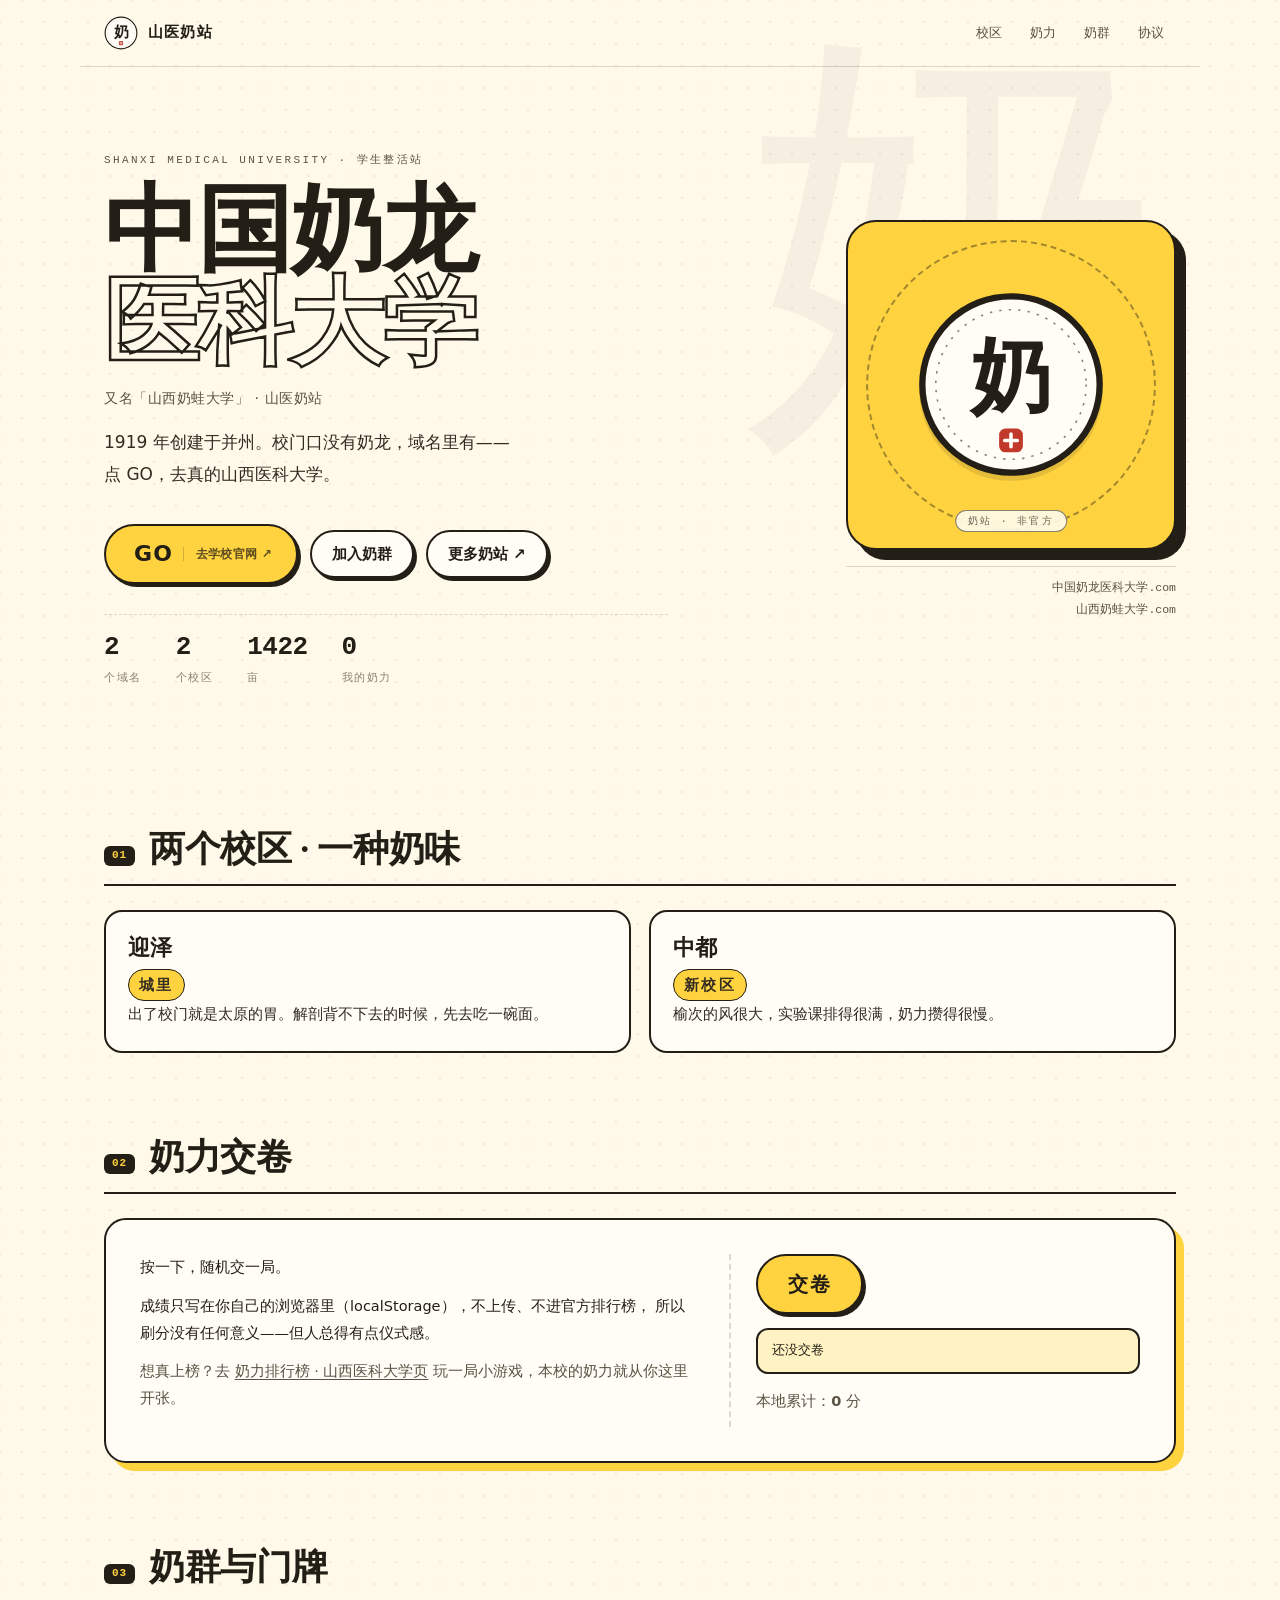
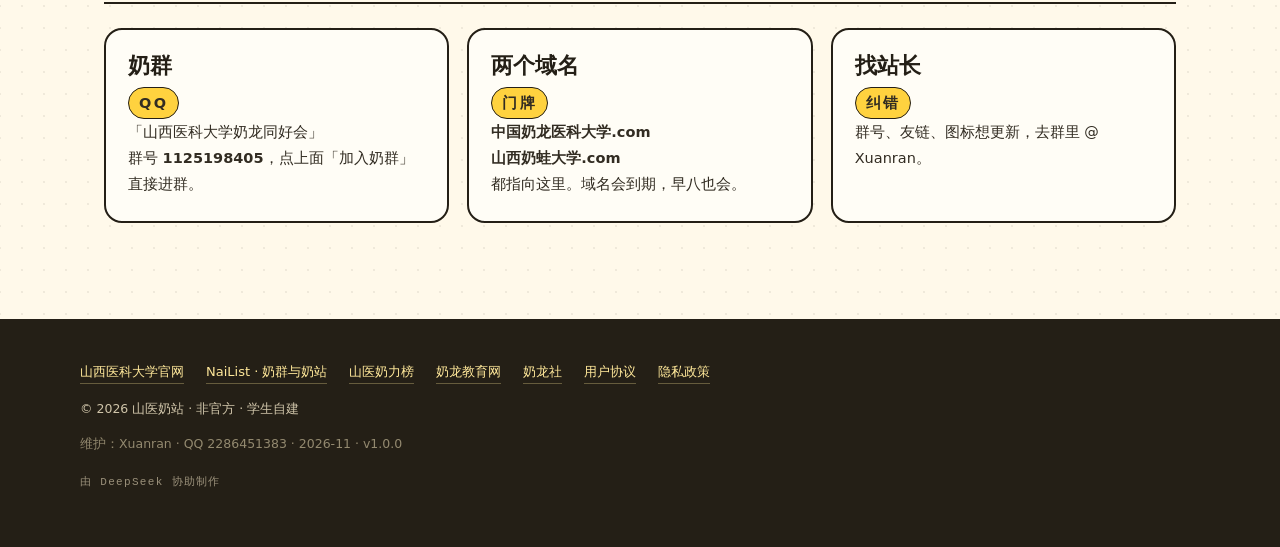
<file: index.html>
<!doctype html>
<html lang="zh-CN">
<head>
  <meta charset="utf-8">
  <meta name="viewport" content="width=device-width, initial-scale=1">
  <title>中国奶龙医科大学 · 山医奶站（非官方）</title>
  <meta name="description" content="山医奶站：中国奶龙医科大学.com 与 山西奶蛙大学.com 两个域名的趣味入口。学生自建、非官方；点 GO 进入山西医科大学官网。">
  <meta name="theme-color" content="#ffd23f">
  <meta property="og:type" content="website">
  <meta property="og:title" content="中国奶龙医科大学 · 山医奶站">
  <meta property="og:description" content="非官方 · 学生自建。两个域名，一个奶站；点 GO 去真的山西医科大学。">
  <link rel="canonical" href="https://xn--fiq06jptdmvcili3hmr1fyf9c.com/">
  <link rel="icon" href="assets/favicon.svg" type="image/svg+xml">
  <link rel="stylesheet" href="assets/styles.css">
</head>
<body>
  <a class="skip" href="#main">跳到正文</a>

  <header class="masthead">
    <a class="brand" href="index.html">
      <img src="assets/mark.svg" alt="" width="40" height="40">
      <span>山医奶站</span>
    </a>
    <nav class="nav" aria-label="站内导航">
      <a href="#campuses">校区</a>
      <a href="#milk">奶力</a>
      <a href="#rules">奶群</a>
      <a href="terms.html">协议</a>
    </nav>
  </header>

  <main id="main">
    <section class="hero">
      <div class="hero-copy">
        <p class="eyebrow">SHANXI MEDICAL UNIVERSITY · 学生整活站</p>
        <h1>
          中国奶龙
          <span class="outline">医科大学</span>
        </h1>
        <p class="aka">又名「山西奶蛙大学」 · 山医奶站</p>
        <p class="lede">
          1919 年创建于并州。校门口没有奶龙，域名里有——<br>
          点 GO，去真的山西医科大学。
        </p>

        <div class="cta-row">
          <a class="btn btn-go" href="https://www.sxmu.edu.cn/" target="_blank" rel="noopener noreferrer">
            GO
            <span>去学校官网 ↗</span>
          </a>
          <button class="btn" id="join-group" type="button">加入奶群</button>
          <a class="btn" href="https://nai.amoe.cc/" target="_blank" rel="noopener noreferrer">更多奶站 ↗</a>
        </div>

        <ul class="stats">
          <li><b>2</b><span>个域名</span></li>
          <li><b>2</b><span>个校区</span></li>
          <li><b>1422</b><span>亩</span></li>
          <li><b id="milk-total">0</b><span>我的奶力</span></li>
        </ul>
      </div>

      <div class="hero-art">
        <button class="seal-card" id="seal" type="button" aria-label="按一下印章，奶龙出没">
          <span class="seal-ring" aria-hidden="true"></span>
          <img src="assets/mark.svg" alt="山医奶站印章" width="180" height="180">
          <span class="seal-caption">奶站 · 非官方</span>
        </button>
        <p class="art-note">
          中国奶龙医科大学.com<br>
          山西奶蛙大学.com
        </p>
      </div>
    </section>

    <section class="section" id="campuses">
      <h2 class="sec-head"><span class="num">01</span> 两个校区 · 一种奶味</h2>

      <div class="cards two">
        <article class="card">
          <h3>迎泽</h3>
          <p class="card-tag">城里</p>
          <p>出了校门就是太原的胃。解剖背不下去的时候，先去吃一碗面。</p>
        </article>
        <article class="card">
          <h3>中都</h3>
          <p class="card-tag">新校区</p>
          <p>榆次的风很大，实验课排得很满，奶力攒得很慢。</p>
        </article>
      </div>
    </section>

    <section class="section" id="milk">
      <h2 class="sec-head"><span class="num">02</span> 奶力交卷</h2>

      <div class="game">
        <div class="game-copy">
          <p class="game-title">按一下，随机交一局。</p>
          <p>
            成绩只写在你自己的浏览器里（localStorage），不上传、不进官方排行榜，
            所以刷分没有任何意义——但人总得有点仪式感。
          </p>
          <p class="fine">
            想真上榜？去 <a href="https://naiwa.win/s/32" target="_blank" rel="noopener noreferrer">奶力排行榜 · 山西医科大学页</a>
            玩一局小游戏，本校的奶力就从你这里开张。
          </p>
        </div>
        <div class="game-panel">
          <button class="btn btn-submit" id="submit-milk" type="button">交卷</button>
          <output class="milk-out" id="milk-result" aria-live="polite">还没交卷</output>
          <p class="fine">本地累计：<b id="milk-local">0</b> 分</p>
        </div>
      </div>
    </section>

    <section class="section" id="rules">
      <h2 class="sec-head"><span class="num">03</span> 奶群与门牌</h2>

      <div class="cards three">
        <article class="card">
          <h3>奶群</h3>
          <p class="card-tag">QQ</p>
          <p>
            「山西医科大学奶龙同好会」<br>
            群号 <b>1125198405</b>，点上面<span class="nowrap">「加入奶群」</span>直接进群。
          </p>
        </article>
        <article class="card">
          <h3>两个域名</h3>
          <p class="card-tag">门牌</p>
          <p>
            <b>中国奶龙医科大学.com</b><br>
            <b>山西奶蛙大学.com</b><br>
            都指向这里。域名会到期，早八也会。
          </p>
        </article>
        <article class="card">
          <h3>找站长</h3>
          <p class="card-tag">纠错</p>
          <p>群号、友链、图标想更新，去群里 @ Xuanran。</p>
        </article>
      </div>
    </section>
  </main>

  <footer class="footer">
    <div class="footer-inner">
      <div class="footer-links">
        <a href="https://www.sxmu.edu.cn/" target="_blank" rel="noopener noreferrer">山西医科大学官网</a>
        <a href="https://nai.amoe.cc/" target="_blank" rel="noopener noreferrer">NaiList · 奶群与奶站</a>
        <a href="https://naiwa.win/s/32" target="_blank" rel="noopener noreferrer">山医奶力榜</a>
        <a href="https://xn--yuso0z33ulibdy3f.com/" target="_blank" rel="noopener noreferrer">奶龙教育网</a>
        <a href="https://xn--yuso35evj0a.com/" target="_blank" rel="noopener noreferrer">奶龙社</a>
        <a href="terms.html">用户协议</a>
        <a href="privacy.html">隐私政策</a>
      </div>
      <p class="footer-line">
        © <span id="year">2026</span> 山医奶站 · 非官方 · 学生自建
      </p>
      <p class="footer-line dim">
        维护：Xuanran · QQ 2286451383 · 2026-11 · v1.0.0
      </p>
      <p class="footer-line credit">由 DeepSeek 协助制作</p>
    </div>
  </footer>

  <div class="toast" id="toast" role="status" aria-live="polite"></div>
  <script src="assets/app.js" defer></script>
</body>
</html>
</file>
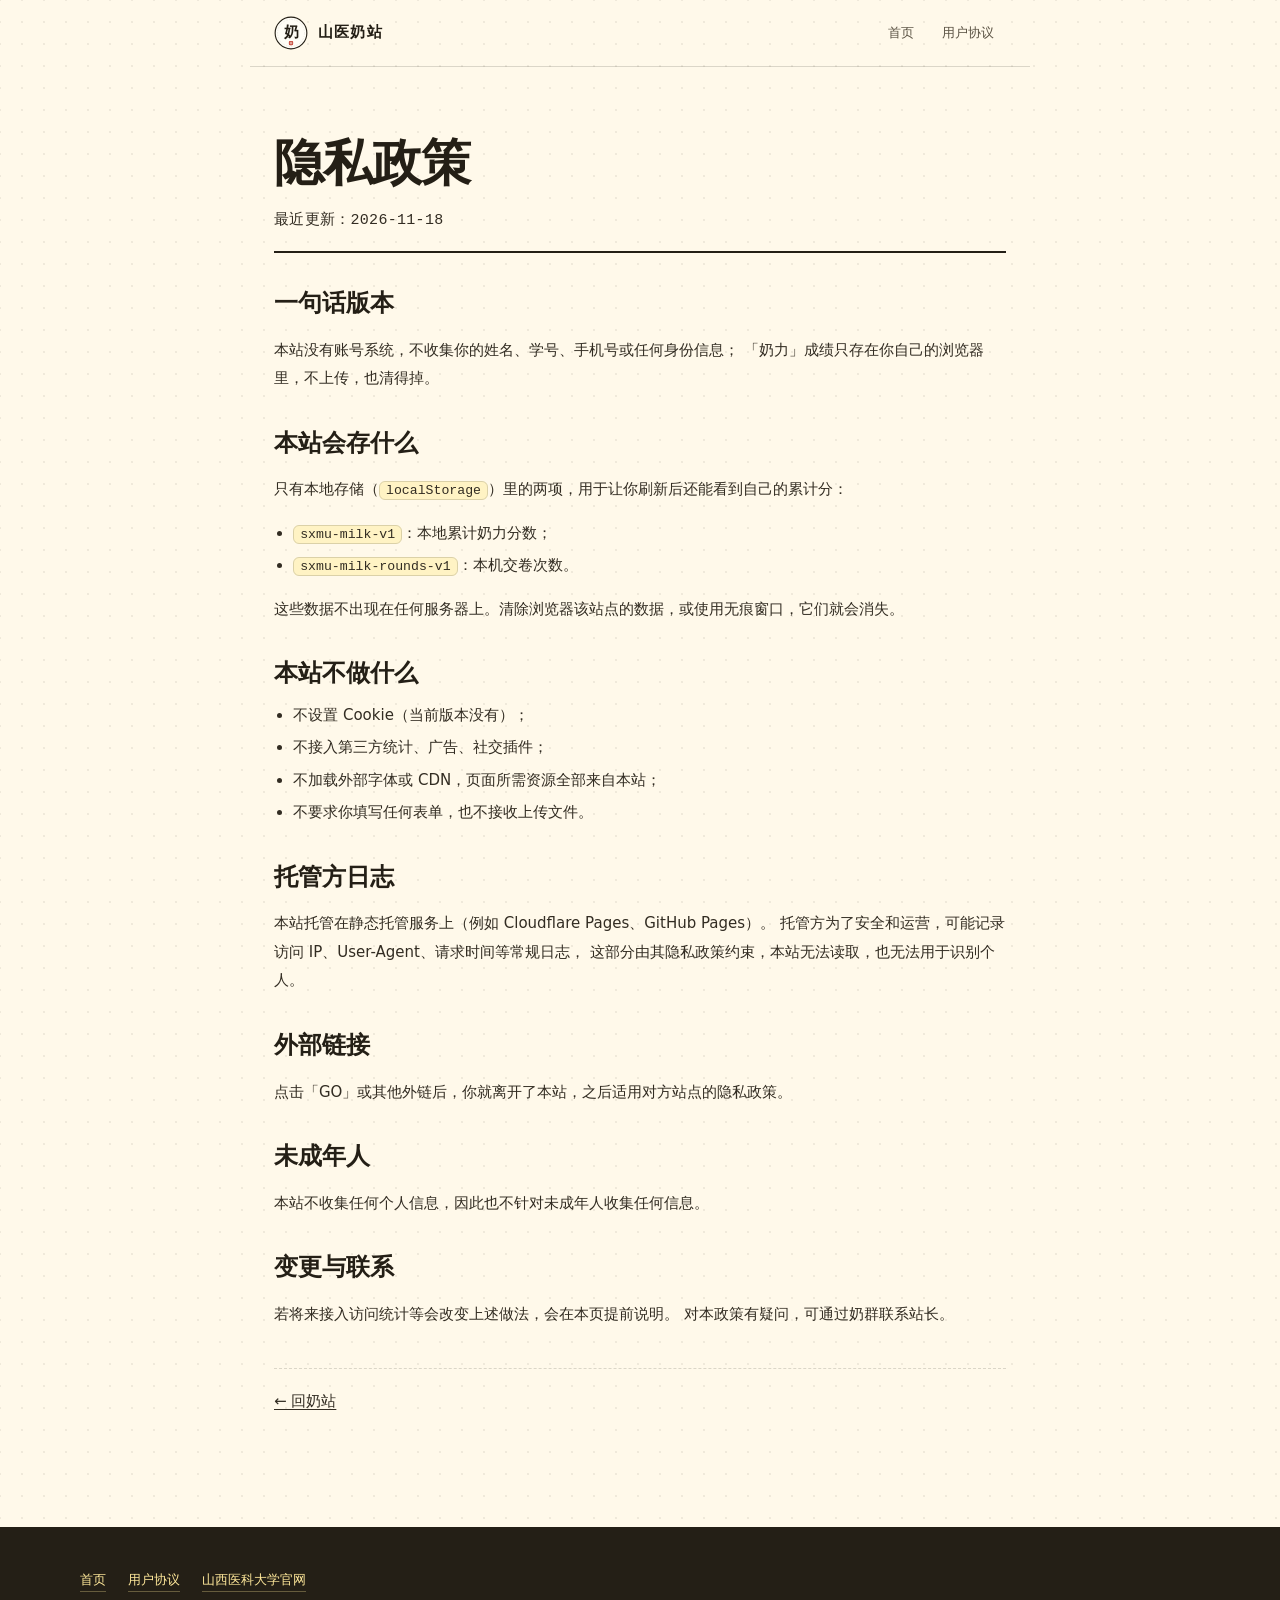
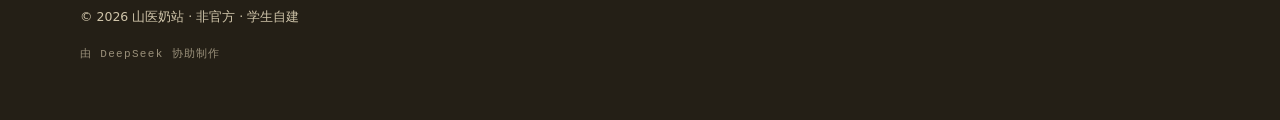
<file: privacy.html>
<!doctype html>
<html lang="zh-CN">
<head>
  <meta charset="utf-8">
  <meta name="viewport" content="width=device-width, initial-scale=1">
  <title>隐私政策 · 山医奶站（非官方）</title>
  <meta name="description" content="山医奶站隐私政策：不设账号、不收集个人信息，奶力成绩仅保存在你的浏览器本地。">
  <meta name="theme-color" content="#ffd23f">
  <meta name="robots" content="noindex">
  <link rel="icon" href="assets/favicon.svg" type="image/svg+xml">
  <link rel="stylesheet" href="assets/styles.css">
</head>
<body>
  <a class="skip" href="#main">跳到正文</a>
    <header class="masthead masthead-doc">
    <a class="brand" href="index.html">
      <img src="assets/mark.svg" alt="" width="40" height="40">
      <span>山医奶站</span>
    </a>
    <nav class="nav" aria-label="站内导航">
      <a href="index.html">首页</a>
      <a href="terms.html">用户协议</a>
    </nav>
  </header>

  <main id="main" class="prose">
    <h1>隐私政策</h1>
    <p class="prose-meta">最近更新：2026-11-18</p>

    <h2>一句话版本</h2>
    <p>
      本站没有账号系统，不收集你的姓名、学号、手机号或任何身份信息；
      「奶力」成绩只存在你自己的浏览器里，不上传，也清得掉。
    </p>

    <h2>本站会存什么</h2>
    <p>只有本地存储（<code>localStorage</code>）里的两项，用于让你刷新后还能看到自己的累计分：</p>
    <ul>
      <li><code>sxmu-milk-v1</code>：本地累计奶力分数；</li>
      <li><code>sxmu-milk-rounds-v1</code>：本机交卷次数。</li>
    </ul>
    <p>
      这些数据不出现在任何服务器上。清除浏览器该站点的数据，或使用无痕窗口，它们就会消失。
    </p>

    <h2>本站不做什么</h2>
    <ul>
      <li>不设置 Cookie（当前版本没有）；</li>
      <li>不接入第三方统计、广告、社交插件；</li>
      <li>不加载外部字体或 CDN，页面所需资源全部来自本站；</li>
      <li>不要求你填写任何表单，也不接收上传文件。</li>
    </ul>

    <h2>托管方日志</h2>
    <p>
      本站托管在静态托管服务上（例如 Cloudflare Pages、GitHub Pages）。
      托管方为了安全和运营，可能记录访问 IP、User-Agent、请求时间等常规日志，
      这部分由其隐私政策约束，本站无法读取，也无法用于识别个人。
    </p>

    <h2>外部链接</h2>
    <p>
      点击「GO」或其他外链后，你就离开了本站，之后适用对方站点的隐私政策。
    </p>

    <h2>未成年人</h2>
    <p>本站不收集任何个人信息，因此也不针对未成年人收集任何信息。</p>

    <h2>变更与联系</h2>
    <p>
      若将来接入访问统计等会改变上述做法，会在本页提前说明。
      对本政策有疑问，可通过奶群联系站长。
    </p>

    <p class="prose-back"><a href="index.html">← 回奶站</a></p>
  </main>

  <footer class="footer">
    <div class="footer-inner">
      <div class="footer-links">
        <a href="index.html">首页</a>
        <a href="terms.html">用户协议</a>
        <a href="https://www.sxmu.edu.cn/" target="_blank" rel="noopener noreferrer">山西医科大学官网</a>
      </div>
      <p class="footer-line">© <span id="year">2026</span> 山医奶站 · 非官方 · 学生自建</p>
      <p class="footer-line credit">由 DeepSeek 协助制作</p>
    </div>
  </footer>

  <script src="assets/app.js" defer></script>
</body>
</html>
</file>
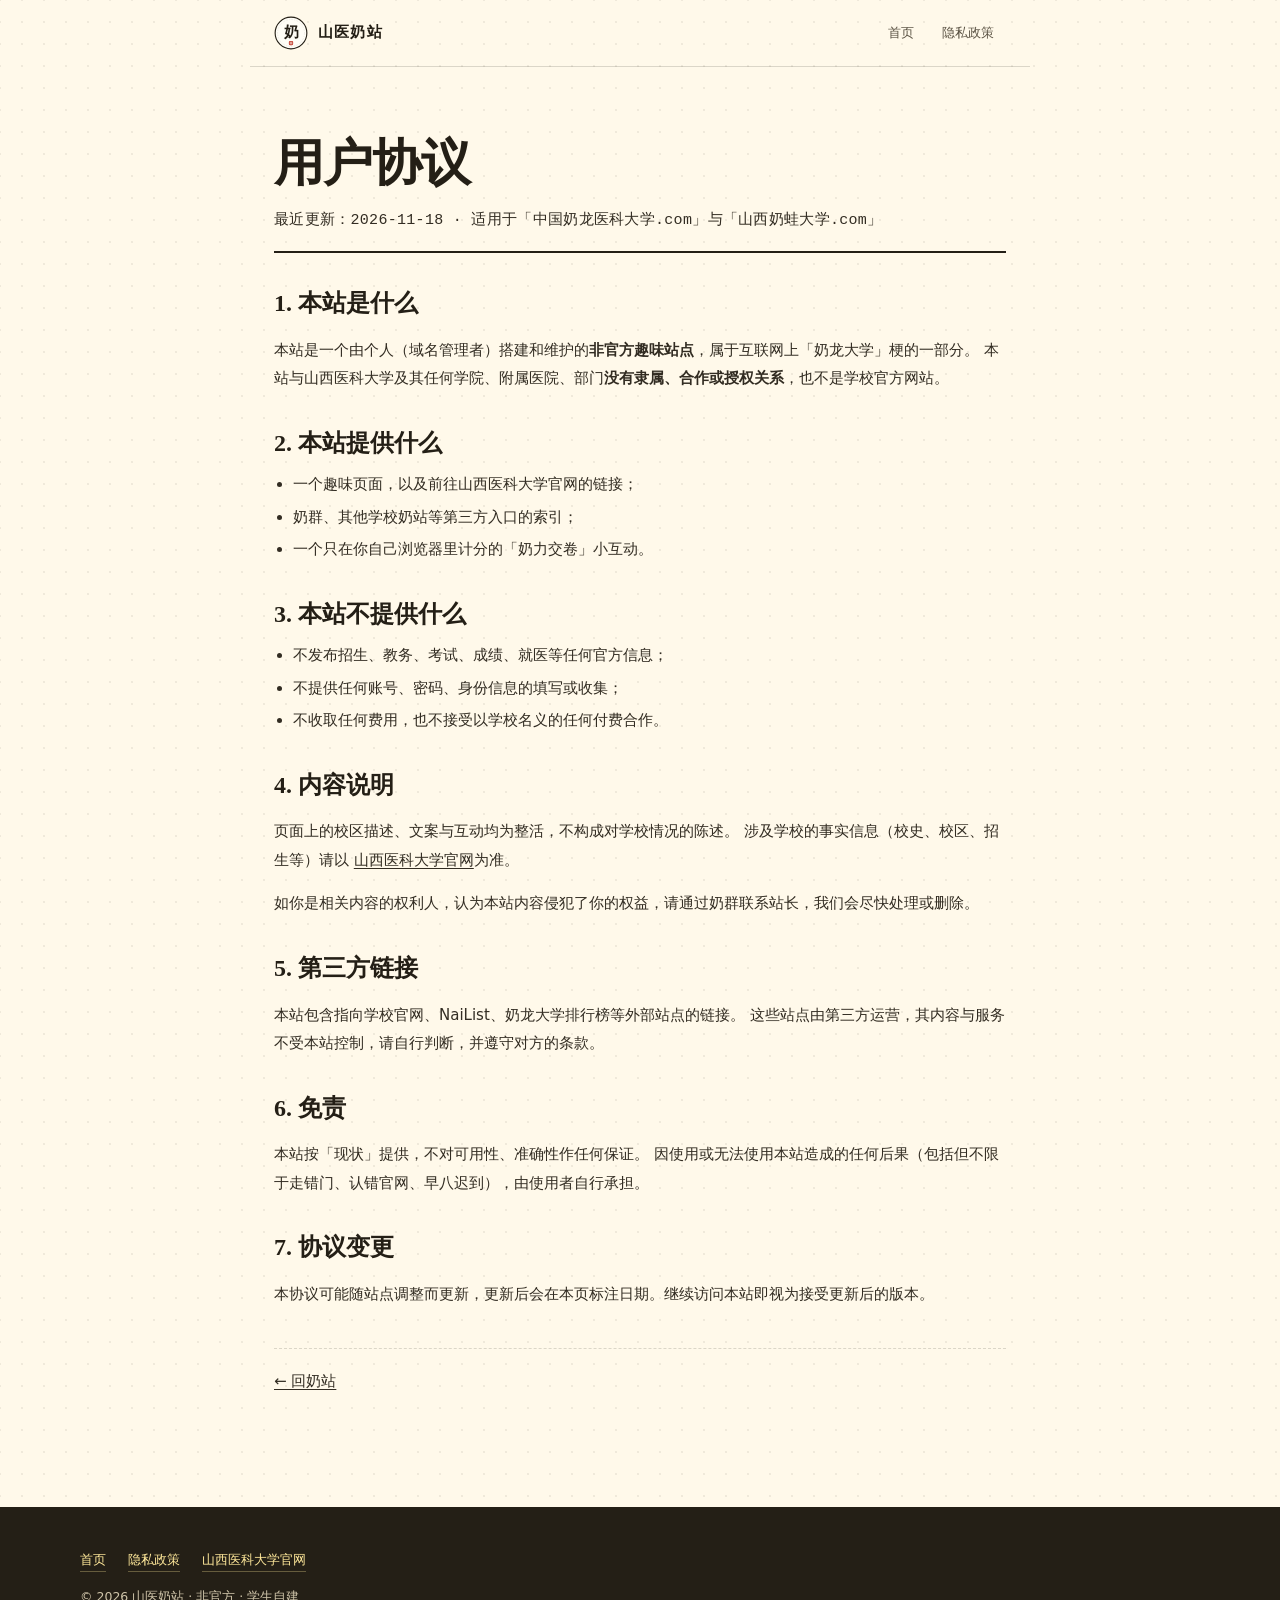
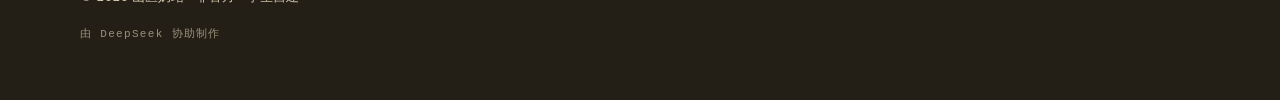
<file: terms.html>
<!doctype html>
<html lang="zh-CN">
<head>
  <meta charset="utf-8">
  <meta name="viewport" content="width=device-width, initial-scale=1">
  <title>用户协议 · 山医奶站（非官方）</title>
  <meta name="description" content="山医奶站用户协议：本站为个人自建的非官方趣味站点，与山西医科大学无隶属关系。">
  <meta name="theme-color" content="#ffd23f">
  <meta name="robots" content="noindex">
  <link rel="icon" href="assets/favicon.svg" type="image/svg+xml">
  <link rel="stylesheet" href="assets/styles.css">
</head>
<body>
  <a class="skip" href="#main">跳到正文</a>
    <header class="masthead masthead-doc">
    <a class="brand" href="index.html">
      <img src="assets/mark.svg" alt="" width="40" height="40">
      <span>山医奶站</span>
    </a>
    <nav class="nav" aria-label="站内导航">
      <a href="index.html">首页</a>
      <a href="privacy.html">隐私政策</a>
    </nav>
  </header>

  <main id="main" class="prose">
    <h1>用户协议</h1>
    <p class="prose-meta">最近更新：2026-11-18 · 适用于「中国奶龙医科大学.com」与「山西奶蛙大学.com」</p>

    <h2>1. 本站是什么</h2>
    <p>
      本站是一个由个人（域名管理者）搭建和维护的<strong>非官方趣味站点</strong>，属于互联网上「奶龙大学」梗的一部分。
      本站与山西医科大学及其任何学院、附属医院、部门<strong>没有隶属、合作或授权关系</strong>，也不是学校官方网站。
    </p>

    <h2>2. 本站提供什么</h2>
    <ul>
      <li>一个趣味页面，以及前往山西医科大学官网的链接；</li>
      <li>奶群、其他学校奶站等第三方入口的索引；</li>
      <li>一个只在你自己浏览器里计分的「奶力交卷」小互动。</li>
    </ul>

    <h2>3. 本站不提供什么</h2>
    <ul>
      <li>不发布招生、教务、考试、成绩、就医等任何官方信息；</li>
      <li>不提供任何账号、密码、身份信息的填写或收集；</li>
      <li>不收取任何费用，也不接受以学校名义的任何付费合作。</li>
    </ul>

    <h2>4. 内容说明</h2>
    <p>
      页面上的校区描述、文案与互动均为整活，不构成对学校情况的陈述。
      涉及学校的事实信息（校史、校区、招生等）请以
      <a href="https://www.sxmu.edu.cn/" target="_blank" rel="noopener noreferrer">山西医科大学官网</a>为准。
    </p>
    <p>
      如你是相关内容的权利人，认为本站内容侵犯了你的权益，请通过奶群联系站长，我们会尽快处理或删除。
    </p>

    <h2>5. 第三方链接</h2>
    <p>
      本站包含指向学校官网、NaiList、奶龙大学排行榜等外部站点的链接。
      这些站点由第三方运营，其内容与服务不受本站控制，请自行判断，并遵守对方的条款。
    </p>

    <h2>6. 免责</h2>
    <p>
      本站按「现状」提供，不对可用性、准确性作任何保证。
      因使用或无法使用本站造成的任何后果（包括但不限于走错门、认错官网、早八迟到），由使用者自行承担。
    </p>

    <h2>7. 协议变更</h2>
    <p>
      本协议可能随站点调整而更新，更新后会在本页标注日期。继续访问本站即视为接受更新后的版本。
    </p>

    <p class="prose-back"><a href="index.html">← 回奶站</a></p>
  </main>

  <footer class="footer">
    <div class="footer-inner">
      <div class="footer-links">
        <a href="index.html">首页</a>
        <a href="privacy.html">隐私政策</a>
        <a href="https://www.sxmu.edu.cn/" target="_blank" rel="noopener noreferrer">山西医科大学官网</a>
      </div>
      <p class="footer-line">© <span id="year">2026</span> 山医奶站 · 非官方 · 学生自建</p>
      <p class="footer-line credit">由 DeepSeek 协助制作</p>
    </div>
  </footer>

  <script src="assets/app.js" defer></script>
</body>
</html>
</file>
<file: assets/styles.css>
/* ==========================================================================
   山医奶站 · styles
   无外部依赖：字体走系统栈，图标全是内联 SVG / 文本
   ========================================================================== */

:root {
  --ink: #241f16;
  --ink-2: #5b5344;
  --ink-3: #8a8070;
  --cream: #fff9ea;
  --paper: #fffdf6;
  --yellow: #ffd23f;
  --yellow-2: #ffc21a;
  --seal: #c0392b;
  --line: rgba(36, 31, 22, 0.16);

  --font-sans: system-ui, -apple-system, "PingFang SC", "Microsoft YaHei",
    "Noto Sans SC", "Source Han Sans SC", sans-serif;
  --font-display: "Songti SC", "Noto Serif SC", "Source Han Serif SC", "SimSun",
    Georgia, serif;
  --font-mono: "SFMono-Regular", ui-monospace, "Cascadia Mono", Consolas,
    "Liberation Mono", monospace;

  --page: 1120px;
  --pad: clamp(18px, 4vw, 24px);
}

*,
*::before,
*::after {
  box-sizing: border-box;
}

html {
  scroll-behavior: smooth;
}

body {
  display: flex;
  flex-direction: column;
  min-height: 100vh;
  min-height: 100dvh;
  margin: 0;
  background-color: var(--cream);
  background-image: radial-gradient(rgba(36, 31, 22, 0.07) 1px, transparent 1px);
  background-size: 22px 22px;
  background-position: -11px -11px;
  color: var(--ink);
  font-family: var(--font-sans);
  font-size: 16px;
  line-height: 1.7;
  -webkit-font-smoothing: antialiased;
  text-rendering: optimizeLegibility;
}

main {
  flex: 1 0 auto;
}

::selection {
  background: var(--yellow);
  color: var(--ink);
}

img {
  max-width: 100%;
  height: auto;
  display: block;
}

a {
  color: inherit;
}

:focus-visible {
  outline: 3px solid var(--ink);
  outline-offset: 3px;
  border-radius: 6px;
}

.skip {
  position: absolute;
  top: -70px;
  left: 12px;
  z-index: 100;
  padding: 10px 18px;
  border-radius: 0 0 12px 12px;
  background: var(--ink);
  color: var(--yellow);
  font-size: 14px;
  text-decoration: none;
  transition: top 0.18s ease;
}

.skip:focus {
  top: 0;
}

/* ---------- 站头 ---------- */

.masthead {
  display: flex;
  align-items: center;
  justify-content: space-between;
  gap: 16px;
  flex-wrap: wrap;
  width: 100%;
  max-width: var(--page);
  margin: 0 auto;
  padding: 16px var(--pad);
  border-bottom: 1px solid var(--line);
}

.masthead-doc {
  max-width: 780px;
}

.brand {
  display: inline-flex;
  align-items: center;
  gap: 10px;
  font-weight: 700;
  letter-spacing: 0.08em;
  text-decoration: none;
  font-size: 15px;
}

.brand img {
  width: 34px;
  height: 34px;
}

.nav {
  display: flex;
  gap: 4px;
  flex-wrap: wrap;
  font-size: 13px;
}

.nav a {
  padding: 6px 12px;
  border-radius: 999px;
  text-decoration: none;
  color: var(--ink-2);
  transition: background 0.15s ease, color 0.15s ease;
}

.nav a:hover {
  background: rgba(36, 31, 22, 0.07);
  color: var(--ink);
}

/* ---------- Hero ---------- */

.hero {
  position: relative;
  display: grid;
  grid-template-columns: minmax(0, 1.12fr) minmax(0, 0.88fr);
  gap: clamp(28px, 5vw, 64px);
  align-items: center;
  max-width: var(--page);
  margin: 0 auto;
  padding: clamp(44px, 7vw, 84px) var(--pad) clamp(36px, 5vw, 56px);
  isolation: isolate;
}

.hero::before {
  content: "奶";
  position: absolute;
  right: 2%;
  top: -6%;
  z-index: -1;
  font-family: var(--font-display);
  font-size: clamp(220px, 34vw, 460px);
  line-height: 1;
  color: rgba(36, 31, 22, 0.045);
  pointer-events: none;
  user-select: none;
}

.eyebrow {
  margin: 0;
  font-family: var(--font-mono);
  font-size: 11px;
  letter-spacing: 0.22em;
  color: var(--ink-2);
}

h1 {
  margin: 14px 0 0;
  font-family: var(--font-display);
  font-weight: 700;
  font-size: clamp(46px, 7.4vw, 96px);
  line-height: 0.98;
  letter-spacing: -0.02em;
}

.outline {
  display: block;
  -webkit-text-stroke: 2.5px var(--ink);
  color: transparent;
}

@supports not (-webkit-text-stroke: 1px black) {
  .outline {
    color: var(--ink);
  }
}

.aka {
  margin: 18px 0 0;
  font-size: 14px;
  letter-spacing: 0.04em;
  color: var(--ink-2);
}

.lede {
  margin: 16px 0 0;
  max-width: 37em;
  font-size: clamp(15px, 1.6vw, 17px);
  line-height: 1.85;
  color: #322c22;
  text-wrap: pretty;
}

.cta-row {
  display: flex;
  flex-wrap: wrap;
  align-items: center;
  gap: 12px;
  margin-top: clamp(24px, 4vw, 34px);
}

/* ---------- 按钮 ---------- */

.btn {
  display: inline-flex;
  align-items: center;
  gap: 10px;
  padding: 13px 20px;
  border: 2px solid var(--ink);
  border-radius: 999px;
  background: var(--paper);
  color: var(--ink);
  font: inherit;
  font-weight: 700;
  font-size: 15px;
  line-height: 1.2;
  text-decoration: none;
  cursor: pointer;
  box-shadow: 3px 3px 0 var(--ink);
  transition: transform 0.16s ease, box-shadow 0.16s ease, background 0.16s ease;
}

.btn:hover {
  transform: translate(-1px, -1px);
  box-shadow: 5px 5px 0 var(--ink);
  background: #fff;
}

.btn:active {
  transform: translate(2px, 2px);
  box-shadow: 1px 1px 0 var(--ink);
}

.btn-go {
  padding: 15px 24px 15px 28px;
  background: var(--yellow);
  font-size: 22px;
  letter-spacing: 0.05em;
}

.btn-go span {
  padding-left: 12px;
  border-left: 1px solid rgba(36, 31, 22, 0.28);
  font-size: 12px;
  font-weight: 600;
  letter-spacing: 0.02em;
  opacity: 0.75;
}

.btn-go:hover {
  background: var(--yellow-2);
}

/* ---------- 数据条 ---------- */

.stats {
  display: flex;
  flex-wrap: wrap;
  gap: 12px 34px;
  margin: 30px 0 0;
  padding: 18px 0 0;
  list-style: none;
  border-top: 1px dashed var(--line);
}

.stats b {
  display: block;
  font-family: var(--font-mono);
  font-size: 26px;
  line-height: 1.1;
  letter-spacing: -0.02em;
}

.stats span {
  font-size: 11px;
  letter-spacing: 0.14em;
  color: var(--ink-3);
}

/* ---------- 印章 ---------- */

.hero-art {
  display: grid;
  justify-items: end;
  gap: 16px;
}

.seal-card {
  position: relative;
  display: grid;
  place-items: center;
  width: 100%;
  max-width: 330px;
  aspect-ratio: 1;
  padding: 0;
  overflow: hidden;
  border: 2px solid var(--ink);
  border-radius: 30px;
  background: var(--yellow);
  box-shadow: 10px 10px 0 var(--ink);
  cursor: pointer;
  transition: transform 0.2s ease, box-shadow 0.2s ease;
}

.seal-card:hover {
  transform: translate(-2px, -2px) rotate(-0.6deg);
  box-shadow: 13px 13px 0 var(--ink);
}

.seal-card:active {
  transform: translate(4px, 4px);
  box-shadow: 6px 6px 0 var(--ink);
}

.seal-ring {
  position: absolute;
  inset: 18px;
  border: 2px dashed rgba(36, 31, 22, 0.42);
  border-radius: 50%;
  animation: spin 28s linear infinite;
}

.seal-card img {
  position: relative;
  z-index: 1;
  width: 58%;
  filter: drop-shadow(0 5px 0 rgba(36, 31, 22, 0.12));
  transition: transform 0.3s ease;
}

.seal-card:hover img {
  transform: rotate(-4deg) scale(1.04);
}

.seal-caption {
  position: absolute;
  bottom: 16px;
  left: 50%;
  transform: translateX(-50%);
  padding: 3px 12px;
  border: 1.5px solid rgba(36, 31, 22, 0.55);
  border-radius: 999px;
  background: rgba(255, 250, 234, 0.92);
  text-align: center;
  font-family: var(--font-mono);
  font-size: 10px;
  letter-spacing: 0.22em;
  white-space: nowrap;
  color: rgba(36, 31, 22, 0.7);
}

.art-note {
  width: 100%;
  max-width: 330px;
  margin: 0;
  padding-top: 10px;
  border-top: 1px solid var(--line);
  font-family: var(--font-mono);
  font-size: 11.5px;
  line-height: 1.9;
  color: var(--ink-2);
  text-align: right;
  word-break: break-all;
}

/* ---------- 区块 ---------- */

.section {
  max-width: var(--page);
  margin: 0 auto;
  padding: clamp(46px, 7vw, 82px) var(--pad) 0;
}

.sec-head {
  display: flex;
  align-items: baseline;
  gap: 14px;
  margin: 0;
  padding-bottom: 12px;
  border-bottom: 2px solid var(--ink);
  font-family: var(--font-display);
  font-size: clamp(24px, 3.2vw, 36px);
  line-height: 1.25;
  letter-spacing: -0.01em;
}

.num {
  flex: none;
  padding: 3px 8px;
  border-radius: 6px;
  background: var(--ink);
  color: var(--yellow);
  font-family: var(--font-mono);
  font-size: 11px;
  letter-spacing: 0.08em;
  transform: translateY(-3px);
}

.sec-note {
  margin: 14px 0 0;
  font-size: 13.5px;
  color: var(--ink-2);
}

.sec-note a {
  text-decoration: underline;
  text-underline-offset: 3px;
}

.nowrap {
  white-space: nowrap;
}

.cards {
  display: grid;
  gap: 18px;
  margin-top: 24px;
}

.three {
  grid-template-columns: repeat(auto-fit, minmax(228px, 1fr));
}

.two {
  grid-template-columns: repeat(2, minmax(0, 1fr));
}

@media (max-width: 620px) {
  .two {
    grid-template-columns: 1fr;
  }
}

.card {
  padding: 22px 22px 24px;
  border: 2px solid var(--ink);
  border-radius: 18px;
  background: var(--paper);
  transition: transform 0.18s ease, box-shadow 0.18s ease;
}

.card:hover {
  transform: translate(-2px, -3px);
  box-shadow: 6px 6px 0 var(--ink);
}

.card h3 {
  margin: 0 0 6px;
  font-family: var(--font-display);
  font-size: 22px;
  line-height: 1.3;
}

.card-tag {
  display: inline-block;
  margin: 0 0 12px;
  padding: 2px 10px;
  border: 1.5px solid var(--ink);
  border-radius: 999px;
  background: var(--yellow);
  font-size: 10.5px;
  font-weight: 700;
  letter-spacing: 0.16em;
}

.card p {
  margin: 0;
  font-size: 14.5px;
  line-height: 1.8;
  color: #322c22;
}

/* ---------- 奶力交卷 ---------- */

.game {
  display: grid;
  grid-template-columns: minmax(0, 1.15fr) minmax(0, 0.85fr);
  gap: clamp(20px, 3vw, 32px);
  margin-top: 24px;
  padding: clamp(22px, 3.4vw, 34px);
  border: 2px solid var(--ink);
  border-radius: 22px;
  background: var(--paper);
  box-shadow: 8px 8px 0 var(--yellow);
}

.game-title {
  margin: 0 0 10px;
  font-family: var(--font-display);
  font-size: clamp(21px, 2.6vw, 28px);
}

.game p {
  margin: 0 0 12px;
  font-size: 14.5px;
  line-height: 1.85;
}

.fine {
  margin: 0;
  font-size: 12.5px;
  line-height: 1.75;
  color: var(--ink-2);
}

.fine a {
  text-decoration: underline;
  text-underline-offset: 3px;
}

.game-panel {
  display: grid;
  gap: 14px;
  align-content: center;
  justify-items: start;
  padding-left: clamp(0px, 2vw, 26px);
  border-left: 2px dashed var(--line);
}

.btn-submit {
  padding: 16px 30px;
  background: var(--yellow);
  font-size: 20px;
  letter-spacing: 0.08em;
}

.milk-out {
  display: block;
  width: 100%;
  padding: 10px 14px;
  border: 2px solid var(--ink);
  border-radius: 12px;
  background: #fff3c4;
  font-family: var(--font-mono);
  font-size: 13px;
  min-height: 2.6em;
}

/* ---------- 协议 / 政策页 ---------- */

.prose {
  max-width: 780px;
  margin: 0 auto;
  padding: clamp(36px, 6vw, 68px) var(--pad) 0;
}

.prose h1 {
  margin: 0 0 14px;
  font-family: var(--font-display);
  font-size: clamp(32px, 5vw, 50px);
  line-height: 1.15;
}

.prose-meta {
  margin: 0 0 28px;
  padding-bottom: 16px;
  border-bottom: 2px solid var(--ink);
  font-family: var(--font-mono);
  font-size: 11.5px;
  line-height: 1.7;
  color: var(--ink-3);
  letter-spacing: 0.02em;
}

.prose h2 {
  margin: 34px 0 10px;
  font-family: var(--font-display);
  font-size: clamp(19px, 2.4vw, 24px);
  line-height: 1.4;
}

.prose p,
.prose li {
  font-size: 15px;
  line-height: 1.9;
  color: #322c22;
}

.prose ul {
  display: grid;
  gap: 4px;
  margin: 10px 0;
  padding-left: 1.2em;
}

.prose a {
  text-decoration: underline;
  text-underline-offset: 3px;
}

.prose code {
  padding: 1px 6px;
  border: 1px solid var(--line);
  border-radius: 6px;
  background: #fff3c4;
  font-family: var(--font-mono);
  font-size: 0.88em;
}

.prose-back {
  margin-top: 40px;
  padding-top: 18px;
  border-top: 1px dashed var(--line);
  font-size: 14px;
}

/* ---------- 404 ---------- */

.lost {
  display: grid;
  place-content: center;
  gap: 8px;
  min-height: 60vh;
  padding: 48px var(--pad);
  text-align: center;
}

.lost h1 {
  margin: 6px 0 0;
  font-family: var(--font-mono);
  font-size: clamp(72px, 15vw, 140px);
  line-height: 1;
  letter-spacing: -0.04em;
}

.lost-text {
  margin: 6px 0 18px;
  font-size: 15px;
  color: var(--ink-2);
}

.lost .cta-row {
  justify-content: center;
}

/* ---------- 页脚 ---------- */

.footer {
  margin-top: clamp(60px, 9vw, 96px);
  padding: 40px var(--pad) 56px;
  border-top: 2px solid var(--ink);
  background: var(--ink);
  color: #f4ecd8;
}

.footer-inner {
  display: grid;
  gap: 14px;
  max-width: var(--page);
  margin: 0 auto;
}

.footer-links {
  display: flex;
  flex-wrap: wrap;
  gap: 10px 22px;
  font-size: 13px;
}

.footer-links a {
  color: #ffe89a;
  text-decoration: none;
  border-bottom: 1px solid rgba(255, 232, 154, 0.3);
  transition: border-color 0.15s ease;
}

.footer-links a:hover {
  border-bottom-color: #ffe89a;
}

.footer-line {
  margin: 0;
  font-size: 12.5px;
  color: #cfc4a9;
}

.footer-line.dim {
  color: #93896f;
}

.footer-line.credit {
  margin-top: 4px;
  font-family: var(--font-mono);
  font-size: 11px;
  letter-spacing: 0.12em;
  color: #9a907a;
}

.footer :focus-visible {
  outline-color: var(--yellow);
}

/* ---------- Toast ---------- */

.toast {
  position: fixed;
  left: 50%;
  bottom: 26px;
  z-index: 50;
  max-width: calc(100vw - 40px);
  padding: 12px 20px;
  border: 2px solid #ffe89a;
  border-radius: 999px;
  background: var(--ink);
  color: #ffe89a;
  font-size: 13.5px;
  line-height: 1.5;
  opacity: 0;
  transform: translate(-50%, 16px);
  pointer-events: none;
  transition: opacity 0.22s ease, transform 0.22s ease;
}

.toast.show {
  opacity: 1;
  transform: translate(-50%, 0);
}

/* ---------- 盖章彩蛋 ---------- */

.burst {
  position: absolute;
  z-index: 2;
  font-size: 20px;
  animation: float-up 900ms ease-out forwards;
  pointer-events: none;
}

.burst.b1 { left: 14%; top: 46%; }
.burst.b2 { left: 28%; top: 66%; }
.burst.b3 { left: 42%; top: 40%; }
.burst.b4 { left: 56%; top: 62%; }
.burst.b5 { left: 70%; top: 44%; }
.burst.b6 { left: 82%; top: 64%; }

@keyframes float-up {
  from {
    opacity: 1;
    transform: translateY(0) scale(0.8) rotate(0deg);
  }
  to {
    opacity: 0;
    transform: translateY(-46px) scale(1.35) rotate(12deg);
  }
}

@keyframes spin {
  to {
    transform: rotate(360deg);
  }
}

/* ---------- 响应式 ---------- */

@media (max-width: 880px) {
  .hero {
    grid-template-columns: 1fr;
    padding-bottom: 20px;
  }

  .hero-art {
    justify-items: start;
    order: 2;
  }

  .art-note {
    text-align: left;
  }

  .seal-card {
    max-width: 280px;
  }

  .game {
    grid-template-columns: 1fr;
  }

  .game-panel {
    padding-left: 0;
    padding-top: 20px;
    border-left: 0;
    border-top: 2px dashed var(--line);
  }
}

@media (max-width: 520px) {
  .cta-row .btn {
    flex: 1 1 auto;
    justify-content: center;
  }

  .btn-go {
    flex: 1 1 100%;
    justify-content: center;
  }

  .stats {
    gap: 10px 24px;
  }
}

/* ---------- 动效偏好 ---------- */

@media (prefers-reduced-motion: reduce) {
  html {
    scroll-behavior: auto;
  }

  *,
  *::before,
  *::after {
    animation-duration: 0.001ms !important;
    animation-iteration-count: 1 !important;
    transition-duration: 0.001ms !important;
  }
}
</file>
